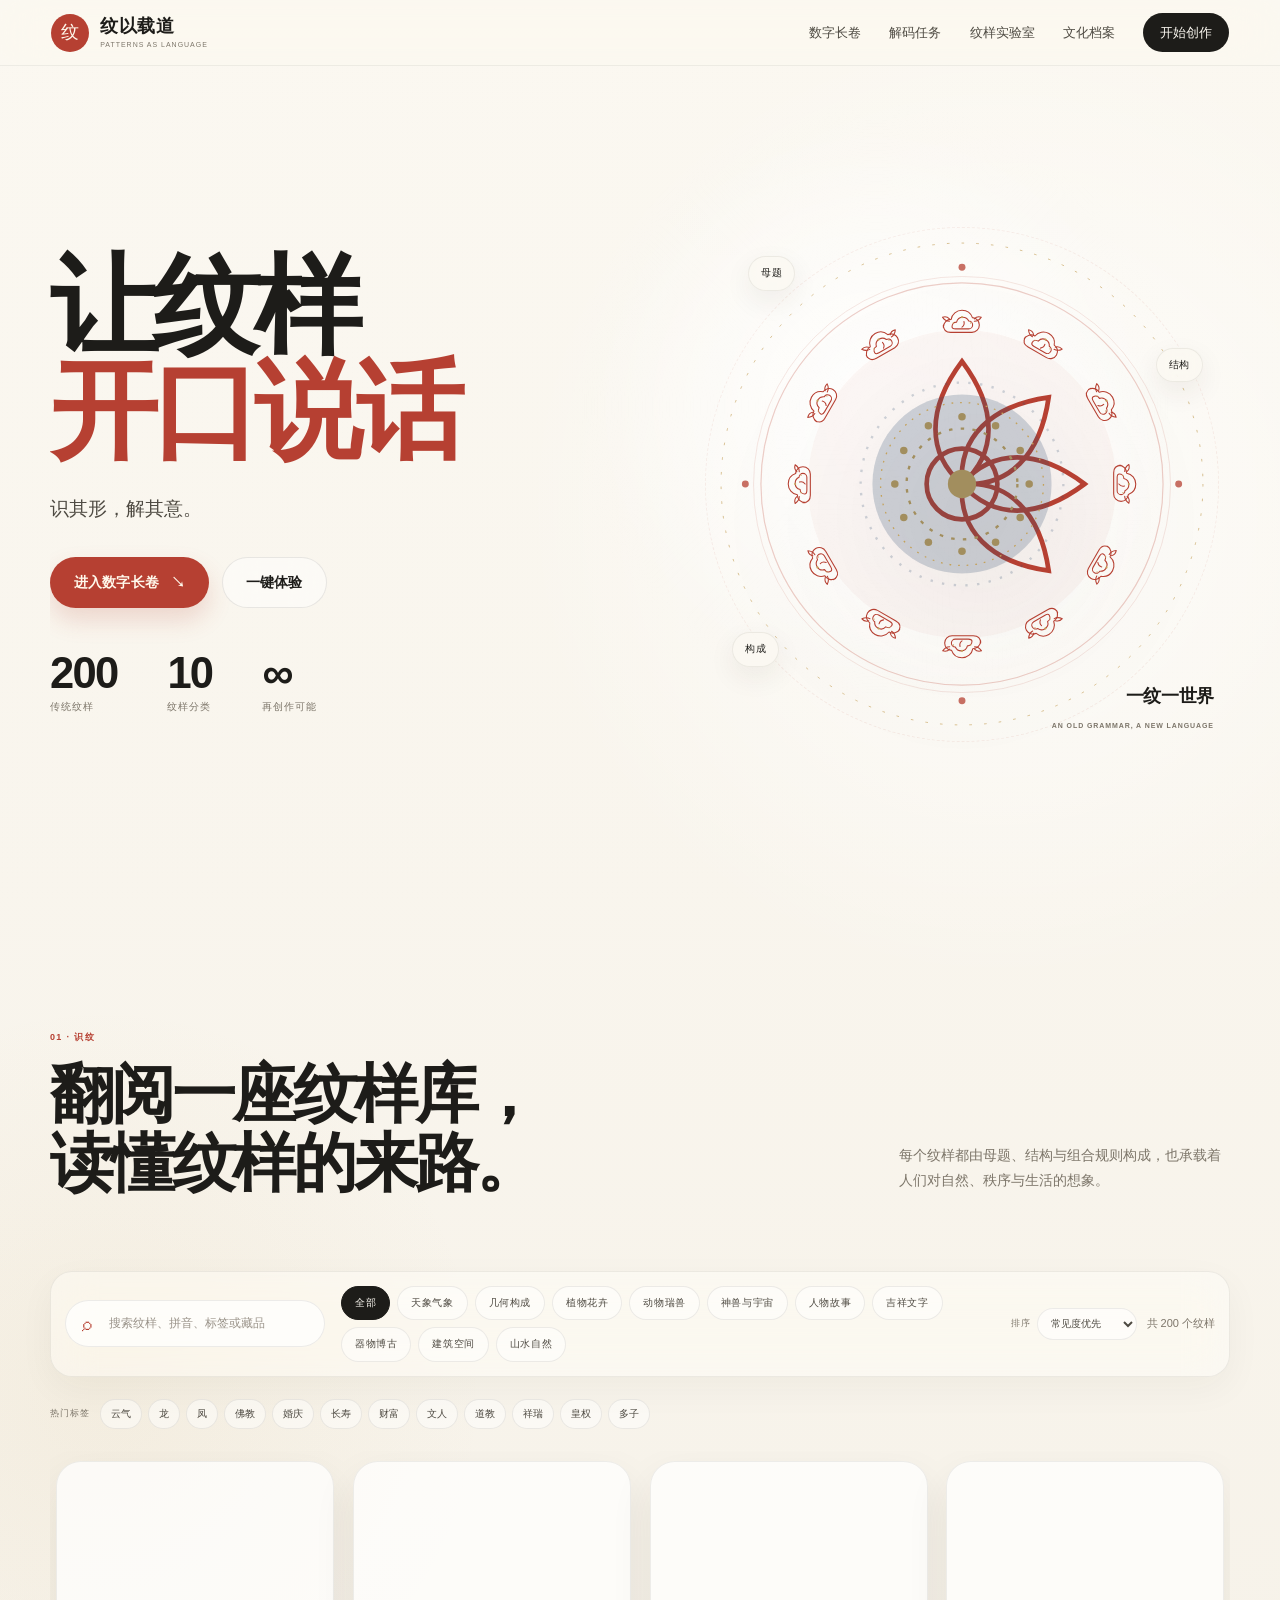
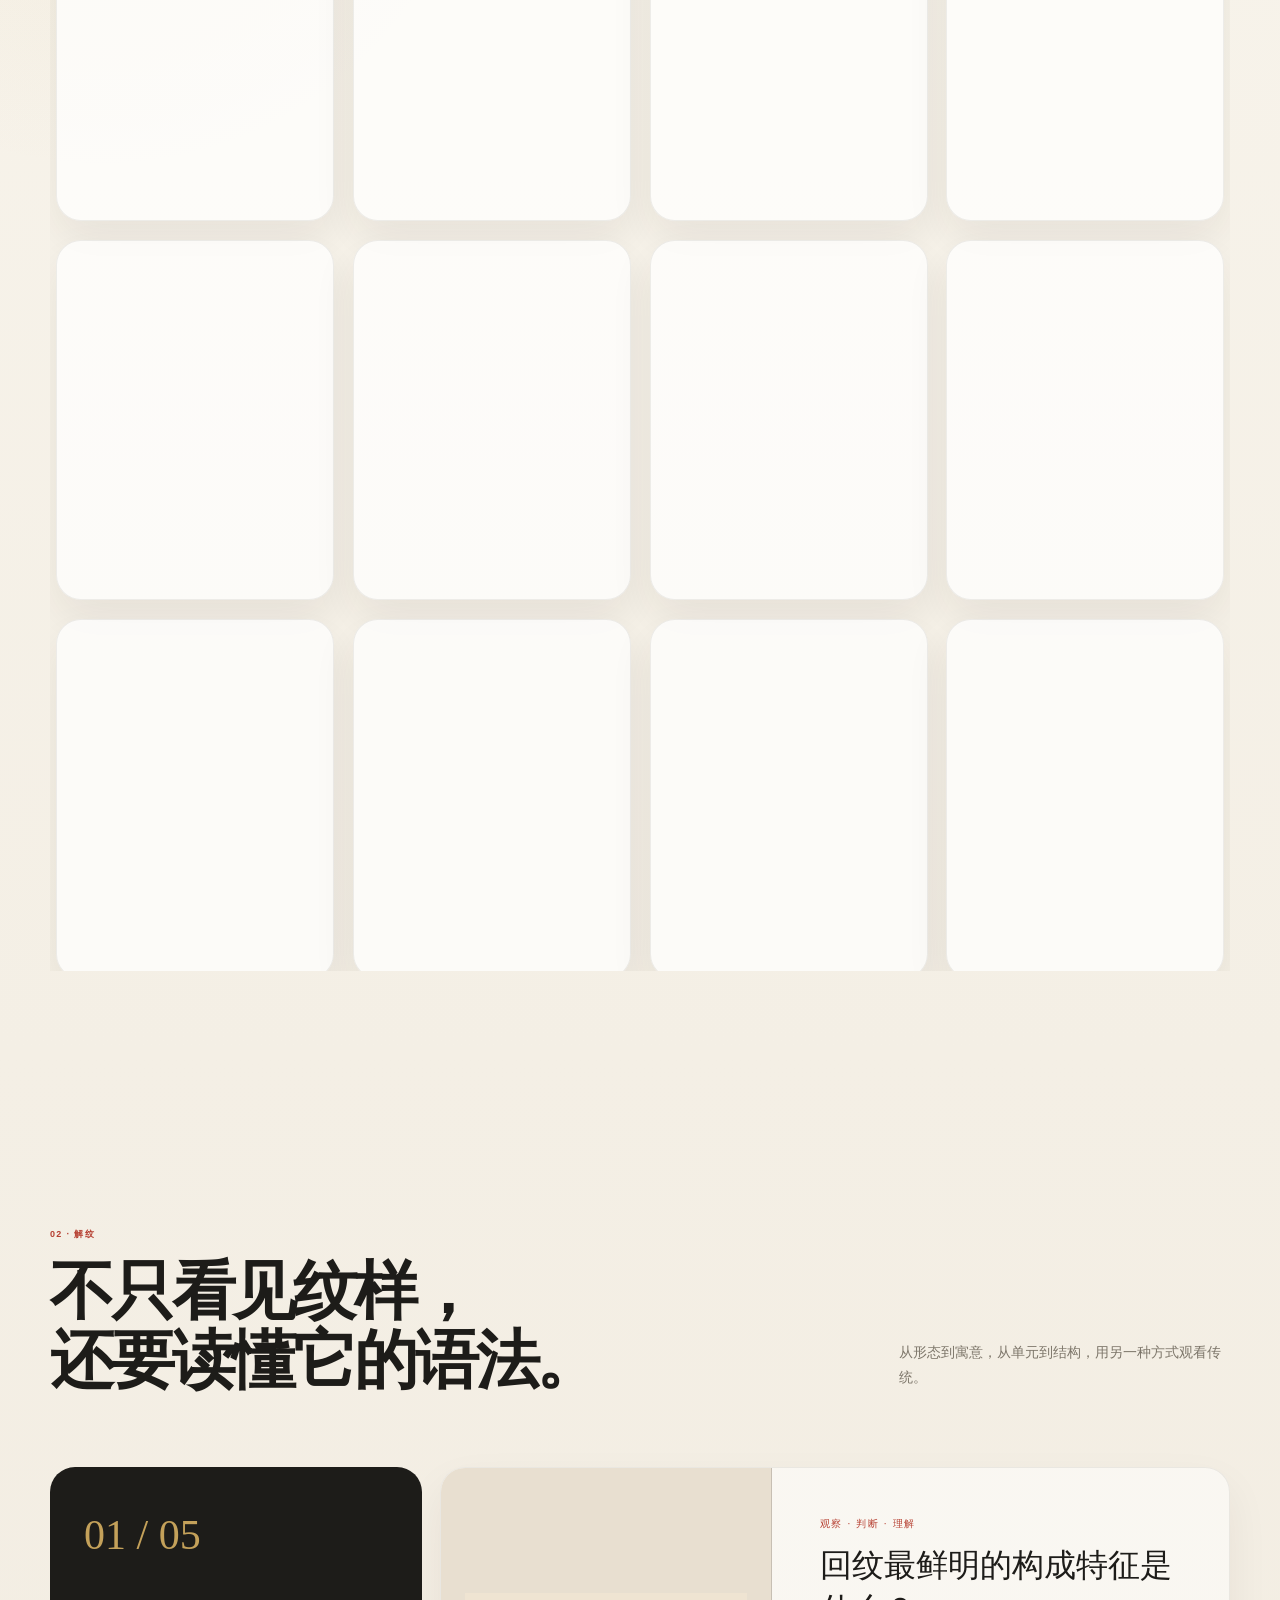
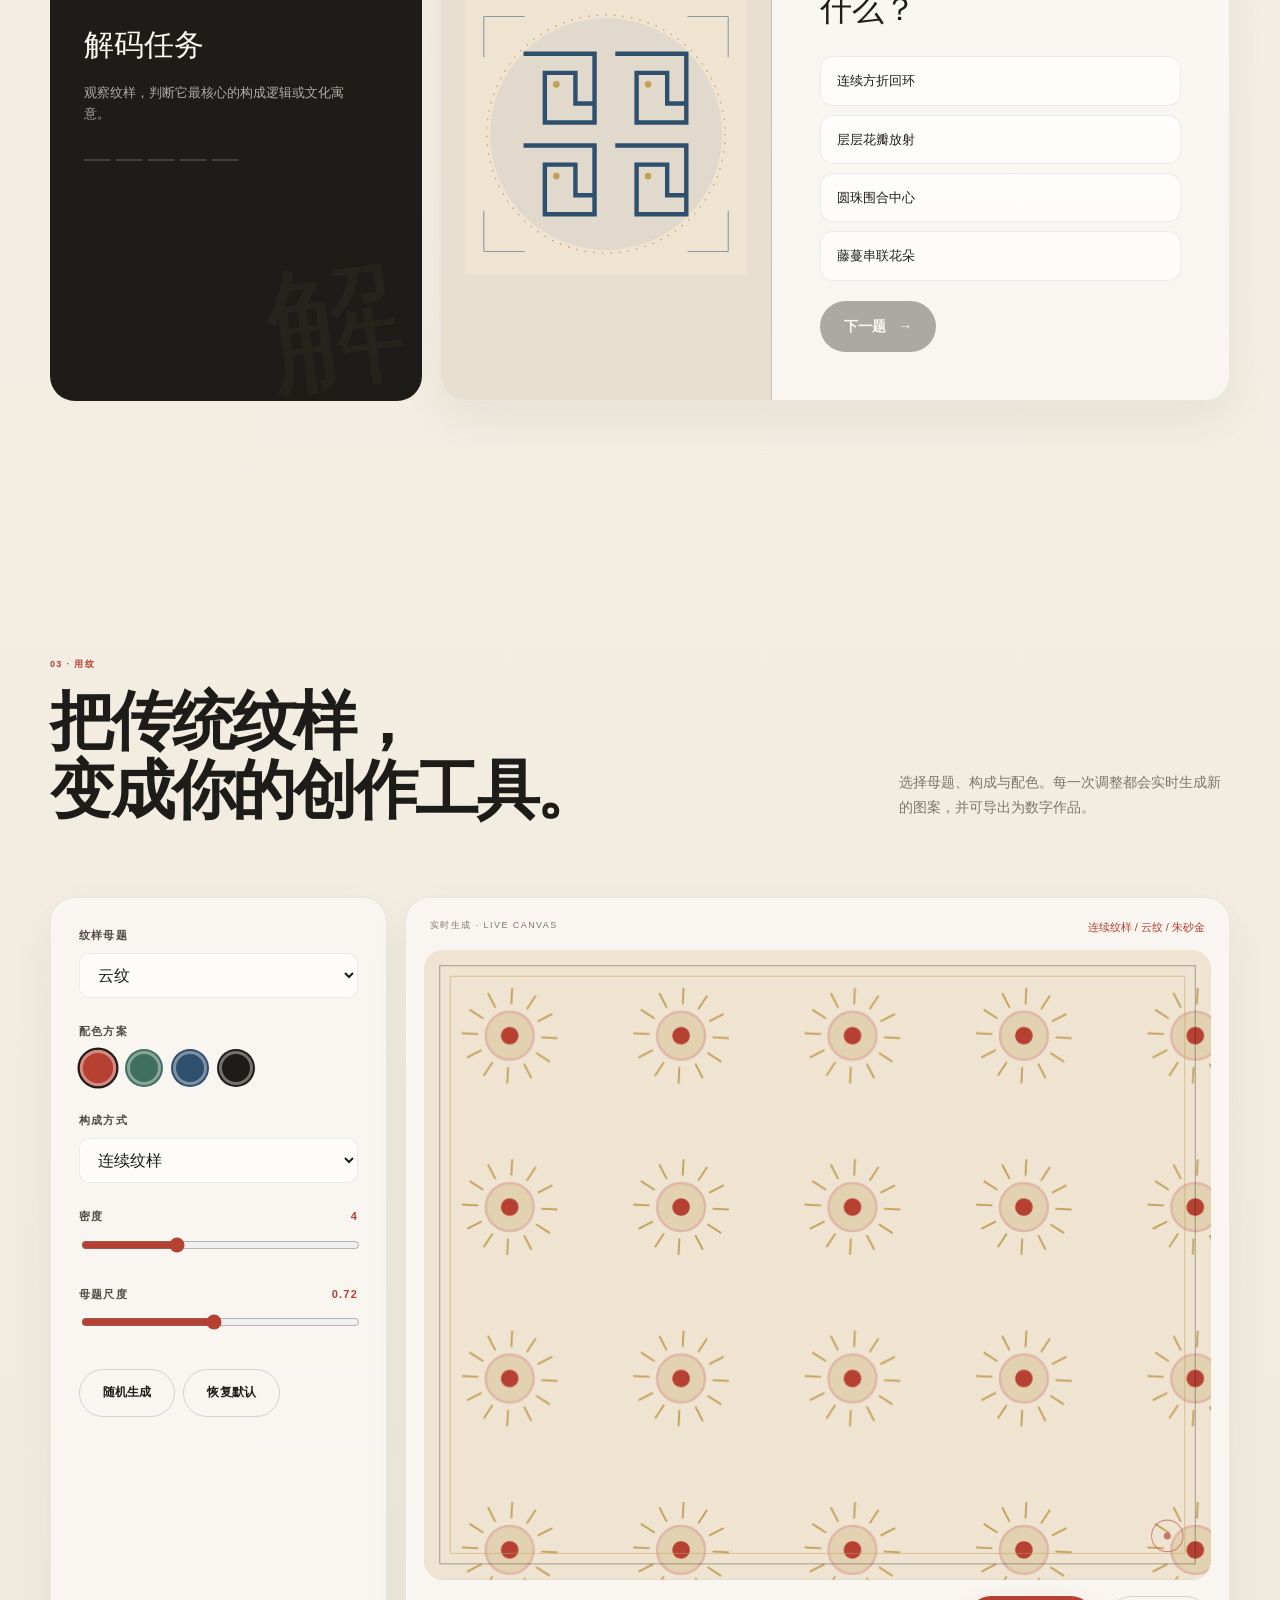
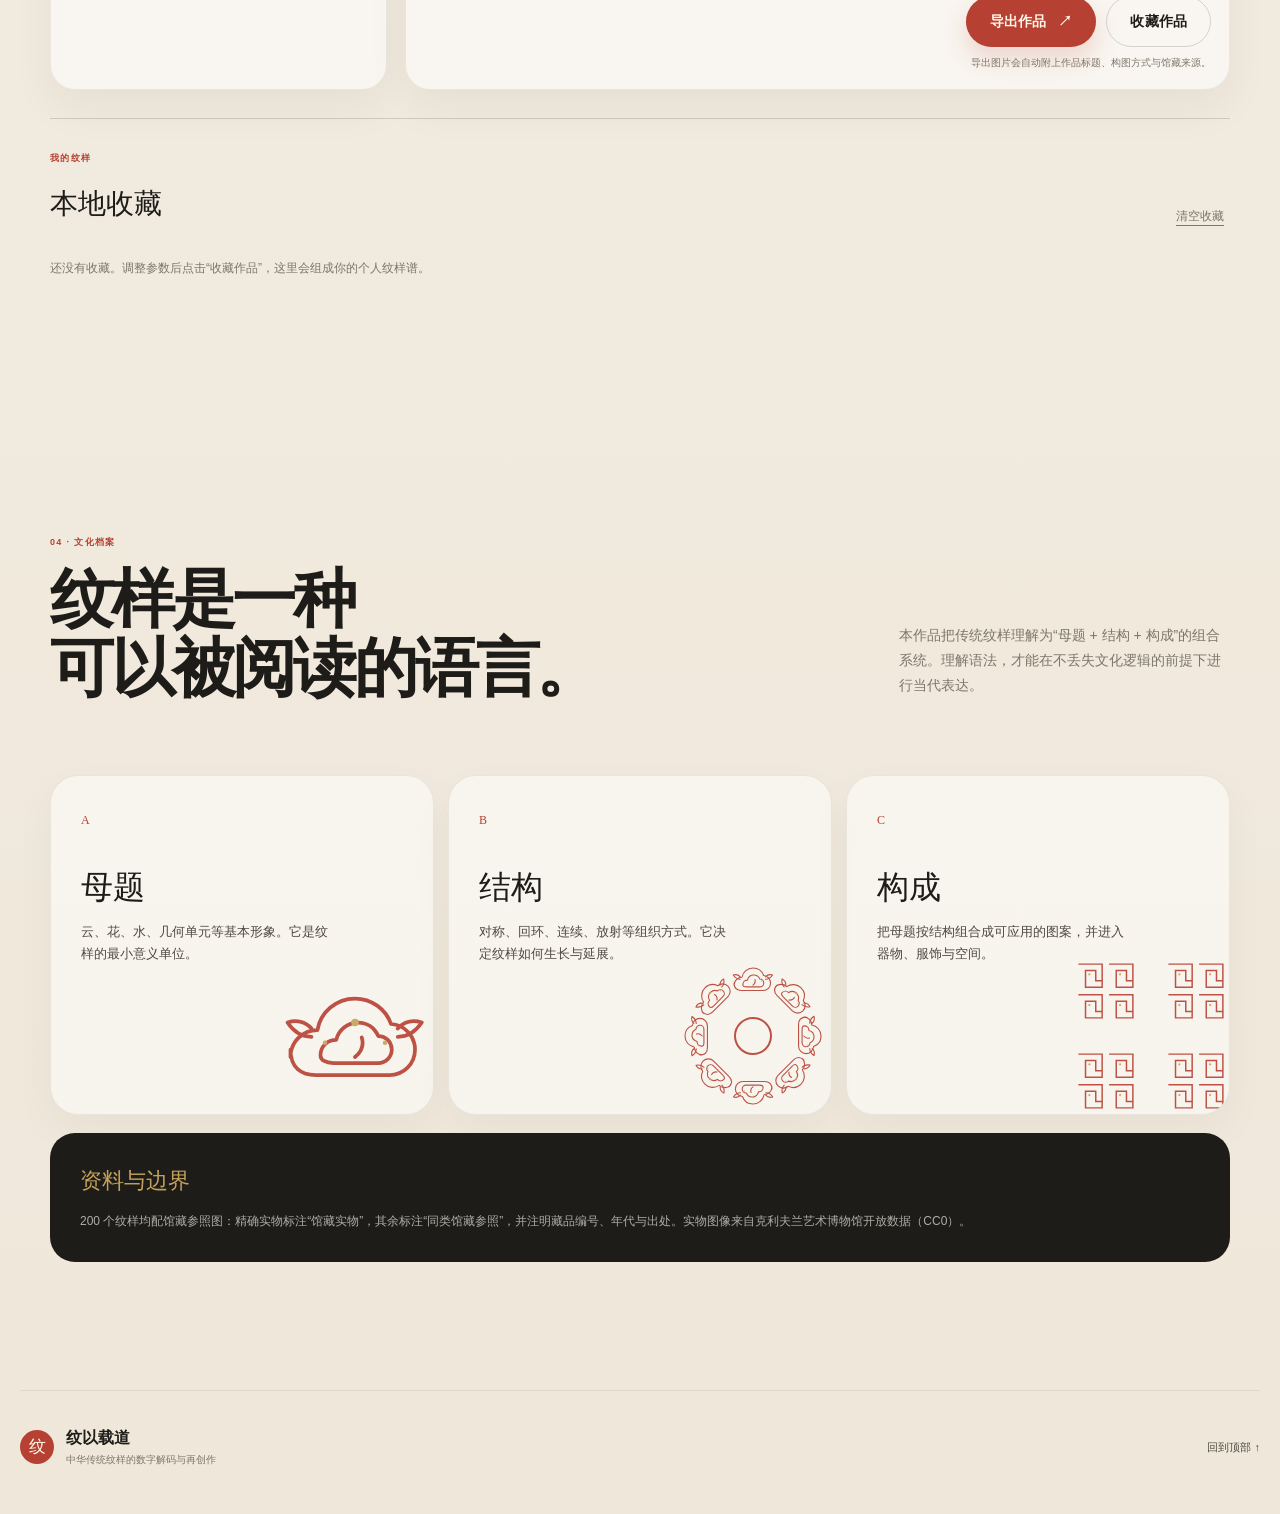
<file: index.html>
<!doctype html>
<html lang="zh-CN">
<head>
  <meta charset="utf-8">
  <meta name="viewport" content="width=device-width, initial-scale=1">
  <meta name="theme-color" content="#f4efe5">
  <meta name="description" content="纹以载道：中华传统纹样的数字解码与再创作。识纹、解纹、用纹的交互式 Web 应用。">
  <title>纹以载道 · 中华传统纹样的数字解码</title>
  <link rel="icon" href="assets/favicon.svg" type="image/svg+xml">
  <link rel="stylesheet" href="styles.css?v=0.6.0">
</head>
<body>
  <div class="paper-grain" aria-hidden="true"></div>

  <header class="site-header" id="top">
    <a class="brand" href="#home" aria-label="返回首页">
      <span class="brand-mark" aria-hidden="true">纹</span>
      <span class="brand-copy">
        <strong>纹以载道</strong>
        <small>PATTERNS AS LANGUAGE</small>
      </span>
    </a>

    <button class="menu-toggle" id="menuToggle" aria-expanded="false" aria-controls="siteNav">
      <span></span><span></span><span></span>
      <span class="sr-only">打开导航</span>
    </button>

    <nav class="site-nav" id="siteNav" aria-label="主导航">
      <a href="#scroll">数字长卷</a>
      <a href="#decode">解码任务</a>
      <a href="#lab">纹样实验室</a>
      <a href="#archive">文化档案</a>
      <a class="nav-cta" href="#lab">开始创作</a>
    </nav>
  </header>

  <main>
    <section class="hero section" id="home">
      <div class="hero-copy reveal">
        <h1>让纹样<br><em>开口说话</em></h1>
        <p class="hero-lead">识其形，解其意。</p>
        <div class="hero-actions">
          <a class="button button-primary" href="#scroll">进入数字长卷 <span aria-hidden="true">↘</span></a>
          <button class="button button-ghost" id="tourBtn" type="button">一键体验</button>
        </div>
        <dl class="hero-stats">
          <div><dt>200</dt><dd>传统纹样</dd></div>
          <div><dt>10</dt><dd>纹样分类</dd></div>
          <div><dt>∞</dt><dd>再创作可能</dd></div>
        </dl>
      </div>

      <div class="hero-visual reveal" aria-hidden="true">
        <div class="halo halo-one"></div>
        <div class="halo halo-two"></div>
        <div class="hero-art" id="heroArt"></div>
        <div class="floating-note note-one">母题</div>
        <div class="floating-note note-two">结构</div>
        <div class="floating-note note-three">构成</div>
        <div class="hero-caption">一纹一世界<br><span>AN OLD GRAMMAR, A NEW LANGUAGE</span></div>
      </div>
    </section>

    <section class="section scroll-section" id="scroll">
      <div class="section-heading reveal">
        <div>
          <div class="eyebrow">01 · 识纹</div>
          <h2>翻阅一座纹样库，<br>读懂纹样的来路。</h2>
        </div>
        <p>每个纹样都由母题、结构与组合规则构成，也承载着人们对自然、秩序与生活的想象。</p>
      </div>

      <div class="pattern-toolbar reveal">
        <label class="search-box" for="patternSearch">
          <span class="search-icon" aria-hidden="true">⌕</span>
          <input id="patternSearch" type="search" title="多个关键词用空格分隔，例如：龙 祥瑞" placeholder="搜索纹样、拼音、标签或藏品编号（空格分隔）" autocomplete="off">
          <button class="search-clear" id="clearSearch" type="button" aria-label="清空搜索" hidden>×</button>
        </label>
        <div class="filter-chips" id="categoryFilters" role="group" aria-label="按纹样类型筛选"></div>
        <div class="toolbar-meta">
          <label class="sort-box" for="sortSelect">
            <span>排序</span>
            <select id="sortSelect">
              <option value="common">常见度优先</option>
              <option value="exact">精确实物优先</option>
              <option value="name">按名称拼音</option>
              <option value="category">按分类</option>
            </select>
          </label>
          <span class="search-result" id="searchResult">共 200 个纹样</span>
        </div>
      </div>

      <div class="tag-suggestions reveal" id="tagSuggestions" aria-label="热门标签"></div>

      <div class="carousel-top reveal">
        <div class="carousel-hint"><span class="line"></span>左右滑动，展开长卷</div>
        <div class="carousel-controls">
          <button class="circle-button" id="prevPattern" type="button" aria-label="上一组纹样">←</button>
          <button class="circle-button" id="nextPattern" type="button" aria-label="下一组纹样">→</button>
        </div>
      </div>

      <div class="pattern-track reveal" id="patternTrack" tabindex="0" aria-label="纹样库"></div>
      <div class="pattern-empty" id="patternEmpty" hidden>
        <strong>没有找到匹配的纹样</strong>
        <span>试试这些相近标签：</span>
        <div class="empty-tags" id="emptyTags"></div>
      </div>
      <div class="scroll-progress" aria-hidden="true"><span id="scrollProgress"></span></div>
    </section>

    <section class="section decode-section" id="decode">
      <div class="section-heading reveal">
        <div>
          <div class="eyebrow">02 · 解纹</div>
          <h2>不只看见纹样，<br>还要读懂它的语法。</h2>
        </div>
        <p>从形态到寓意，从单元到结构，用另一种方式观看传统。</p>
      </div>

      <div class="decode-shell reveal">
        <div class="decode-aside">
          <div class="decode-index" id="quizStep">01 / 05</div>
          <h3>解码任务</h3>
          <p>观察纹样，判断它最核心的构成逻辑或文化寓意。</p>
          <div class="quiz-progress" id="quizProgress" aria-hidden="true"></div>
          <div class="decode-seal" aria-hidden="true">解</div>
        </div>

        <div class="decode-card">
          <div class="quiz-pattern" id="quizPattern" aria-hidden="true"></div>
          <div class="quiz-body">
            <p class="quiz-kicker">观察 · 判断 · 理解</p>
            <h3 id="quizPrompt">正在载入题目…</h3>
            <div class="quiz-options" id="quizOptions" role="group" aria-labelledby="quizPrompt"></div>
            <div class="quiz-feedback" id="quizFeedback" hidden></div>
            <button class="button button-dark" id="quizNext" type="button" disabled>下一题 <span aria-hidden="true">→</span></button>
          </div>
        </div>
      </div>
    </section>

    <section class="section lab-section" id="lab">
      <div class="section-heading reveal">
        <div>
          <div class="eyebrow">03 · 用纹</div>
          <h2>把传统纹样，<br>变成你的创作工具。</h2>
        </div>
        <p>选择母题、构成与配色。每一次调整都会实时生成新的图案，并可导出为数字作品。</p>
      </div>

      <div class="lab-layout reveal">
        <aside class="lab-controls" aria-label="纹样实验室控制面板">
          <div class="control-block">
            <label for="motifSelect">纹样母题</label>
            <select id="motifSelect"></select>
          </div>

          <div class="control-block">
            <span class="control-label">配色方案</span>
            <div class="palette-list" id="paletteList" role="group" aria-label="选择配色"></div>
          </div>

          <div class="control-block">
            <label for="transformSelect">构成方式</label>
            <select id="transformSelect">
              <option value="continuous">连续纹样</option>
              <option value="radial">中心放射</option>
              <option value="mirror">镜像对称</option>
              <option value="scatter">自由散点</option>
            </select>
          </div>

          <div class="control-block">
            <label for="densityRange">密度 <output id="densityValue">4</output></label>
            <input id="densityRange" type="range" min="2" max="8" value="4" step="1">
          </div>

          <div class="control-block">
            <label for="scaleRange">母题尺度 <output id="scaleValue">0.72</output></label>
            <input id="scaleRange" type="range" min="0.42" max="1.05" value="0.72" step="0.01">
          </div>

          <div class="control-actions">
            <button class="button button-small button-ghost-dark" id="randomizeBtn" type="button">随机生成</button>
            <button class="button button-small button-ghost-dark" id="resetBtn" type="button">恢复默认</button>
          </div>
        </aside>

        <div class="lab-stage">
          <div class="stage-top">
            <span class="stage-label">实时生成 · LIVE CANVAS</span>
            <span class="stage-status" id="stageStatus">连续纹样 / 云纹</span>
          </div>
          <div class="lab-preview" id="labPreview" aria-live="polite"></div>
          <div class="lab-actions">
            <button class="button button-primary" id="downloadBtn" type="button">导出作品 <span aria-hidden="true">↗</span></button>
            <button class="button button-ghost-dark" id="saveBtn" type="button">收藏作品</button>
          </div>
          <p class="export-note">导出图片会自动附上作品标题、构图方式与馆藏来源。</p>
        </div>
      </div>

      <div class="gallery-wrap reveal">
        <div class="gallery-head">
          <div>
            <div class="eyebrow">我的纹样</div>
            <h3>本地收藏</h3>
          </div>
          <button class="text-button" id="clearGalleryBtn" type="button">清空收藏</button>
        </div>
        <div class="gallery" id="gallery" aria-live="polite"></div>
        <p class="gallery-empty" id="galleryEmpty">还没有收藏。调整参数后点击“收藏作品”，这里会组成你的个人纹样谱。</p>
      </div>
    </section>

    <section class="section archive-section" id="archive">
      <div class="section-heading reveal">
        <div>
          <div class="eyebrow">04 · 文化档案</div>
          <h2>纹样是一种<br>可以被阅读的语言。</h2>
        </div>
        <p>本作品把传统纹样理解为“母题 + 结构 + 构成”的组合系统。理解语法，才能在不丢失文化逻辑的前提下进行当代表达。</p>
      </div>

      <div class="grammar-grid reveal">
        <article class="grammar-card">
          <span class="grammar-num">A</span>
          <h3>母题</h3>
          <p>云、花、水、几何单元等基本形象。它是纹样的最小意义单位。</p>
          <div class="mini-diagram" id="diagramMotif" aria-hidden="true"></div>
        </article>
        <article class="grammar-card">
          <span class="grammar-num">B</span>
          <h3>结构</h3>
          <p>对称、回环、连续、放射等组织方式。它决定纹样如何生长与延展。</p>
          <div class="mini-diagram" id="diagramStructure" aria-hidden="true"></div>
        </article>
        <article class="grammar-card">
          <span class="grammar-num">C</span>
          <h3>构成</h3>
          <p>把母题按结构组合成可应用的图案，并进入器物、服饰与空间。</p>
          <div class="mini-diagram" id="diagramComposition" aria-hidden="true"></div>
        </article>
      </div>

      <div class="archive-note single reveal">
        <div>
          <h3>资料与边界</h3>
          <p>200 个纹样均配馆藏参照图：精确实物标注“馆藏实物”，其余标注“同类馆藏参照”，并注明藏品编号、年代与出处。实物图像来自克利夫兰艺术博物馆开放数据（CC0）。</p>
        </div>
      </div>
    </section>
  </main>

  <footer class="site-footer">
    <div class="footer-brand">
      <span class="brand-mark small" aria-hidden="true">纹</span>
      <div><strong>纹以载道</strong><span>中华传统纹样的数字解码与再创作</span></div>
    </div>
    <a href="#home">回到顶部 ↑</a>
  </footer>

  <dialog class="pattern-dialog" id="patternDialog">
    <div class="dialog-shell">
      <button class="dialog-close" id="dialogClose" type="button" aria-label="关闭">×</button>
      <div class="dialog-art" id="dialogArt" aria-hidden="true"></div>
      <div class="dialog-copy">
        <div class="eyebrow" id="dialogCategory">纹样档案</div>
        <h2 id="dialogTitle"></h2>
        <p class="dialog-meaning" id="dialogMeaning"></p>
        <div class="dialog-meta" id="dialogMeta"></div>
        <p id="dialogDescription"></p>
        <div class="dialog-structure">
          <h3>纹样语法</h3>
          <p id="dialogStructure"></p>
        </div>
        <div class="dialog-artifact" id="dialogArtifact">
          <div class="dialog-artifact-image">
            <img id="dialogArtifactImage" alt="馆藏实物照片" loading="lazy" decoding="async">
          </div>
          <div class="dialog-artifact-copy">
            <span class="artifact-kicker">馆藏实物对照</span>
            <strong id="dialogArtifactTitle"></strong>
            <span id="dialogArtifactDetails"></span>
            <a id="dialogArtifactLink" href="#" target="_blank" rel="noopener">查看馆藏记录 ↗</a>
          </div>
        </div>
        <button class="button button-primary" id="dialogUse" type="button">在实验室中使用 <span aria-hidden="true">→</span></button>
      </div>
    </div>
  </dialog>

  <dialog class="export-dialog" id="exportDialog" aria-labelledby="exportDialogTitle">
    <div class="export-shell">
      <div class="export-head">
        <div>
          <div class="eyebrow">EXPORT · 导出作品</div>
          <h2 id="exportDialogTitle">选择导出设置</h2>
        </div>
        <button class="dialog-close export-close" id="exportClose" type="button" aria-label="关闭导出设置">×</button>
      </div>
      <p class="export-current" id="exportPatternName"></p>
      <div class="export-options">
        <label>
          <span>文件格式</span>
          <select id="exportFormat">
            <option value="png">PNG 图片</option>
            <option value="svg">SVG 矢量</option>
          </select>
        </label>
        <label>
          <span>画布尺寸</span>
          <select id="exportSize">
            <option value="4x3">横版 4:3 · 1800 × 1440</option>
            <option value="3x4">竖版 3:4 · 1080 × 1440</option>
            <option value="1x1">方形 1:1 · 1440 × 1440</option>
            <option value="16x9">宽屏 16:9 · 1920 × 1080</option>
          </select>
        </label>
      </div>
      <div class="export-checks">
        <label><input id="exportCaption" type="checkbox" checked> 标题与馆藏来源</label>
        <label><input id="exportQr" type="checkbox" checked> GitHub Pages 二维码</label>
      </div>
      <div class="export-preview" id="exportPreview" aria-label="导出效果预览"></div>
      <p class="export-hint">PNG 为高分辨率图片；SVG 可继续编辑和印刷。取消“标题与馆藏来源”后会得到纯图案版本。</p>
      <div class="export-actions">
        <button class="button button-ghost-dark" id="cancelExport" type="button">取消</button>
        <button class="button button-primary" id="confirmExport" type="button">下载文件 <span aria-hidden="true">↓</span></button>
      </div>
    </div>
  </dialog>

  <div class="toast" id="toast" role="status" aria-live="polite"></div>

  <script src="data.js?v=0.6.0"></script>
  <script src="app.js?v=0.6.0"></script>
</body>
</html>
</file>
<file: styles.css>
:root {
  --paper: #f4efe5;
  --paper-deep: #e9e0d0;
  --paper-light: #fbf8f1;
  --ink: #1d1c19;
  --ink-soft: #4e4a42;
  --muted: #7d766a;
  --line: rgba(29, 28, 25, 0.16);
  --cinnabar: #b64032;
  --cinnabar-dark: #8f2e24;
  --gold: #c4a15a;
  --jade: #3f6f5f;
  --shadow: 0 24px 70px rgba(55, 42, 25, 0.12);
  --radius-lg: 28px;
  --radius-md: 18px;
  --serif: "Noto Serif SC", "Songti SC", "STSong", "SimSun", serif;
  --sans: "Noto Sans SC", "Microsoft YaHei", "PingFang SC", sans-serif;
}

* { box-sizing: border-box; }

html {
  scroll-behavior: smooth;
  scroll-padding-top: 90px;
}

body {
  margin: 0;
  color: var(--ink);
  background:
    radial-gradient(circle at 12% 8%, rgba(196, 161, 90, 0.13), transparent 25rem),
    radial-gradient(circle at 88% 28%, rgba(182, 64, 50, 0.07), transparent 22rem),
    linear-gradient(180deg, #f7f2e9 0%, var(--paper) 42%, #efe7da 100%);
  font-family: var(--sans);
  line-height: 1.65;
  overflow-x: hidden;
}

body::before {
  content: "";
  position: fixed;
  inset: 0;
  pointer-events: none;
  opacity: 0.18;
  z-index: -1;
  background-image:
    radial-gradient(rgba(29, 28, 25, 0.22) 0.55px, transparent 0.55px);
  background-size: 5px 5px;
  mix-blend-mode: multiply;
}

a { color: inherit; text-decoration: none; }
button, input, select { font: inherit; }
button { color: inherit; }
img, svg { display: block; max-width: 100%; }

.sr-only {
  position: absolute;
  width: 1px;
  height: 1px;
  padding: 0;
  margin: -1px;
  overflow: hidden;
  clip: rect(0, 0, 0, 0);
  white-space: nowrap;
  border: 0;
}

.paper-grain {
  position: fixed;
  inset: 0;
  pointer-events: none;
  z-index: 100;
  opacity: 0.035;
  background-image: url("data:image/svg+xml,%3Csvg viewBox='0 0 160 160' xmlns='http://www.w3.org/2000/svg'%3E%3Cfilter id='n'%3E%3CfeTurbulence type='fractalNoise' baseFrequency='.85' numOctaves='4' stitchTiles='stitch'/%3E%3C/filter%3E%3Crect width='100%25' height='100%25' filter='url(%23n)' opacity='.55'/%3E%3C/svg%3E");
}

.site-header {
  position: sticky;
  top: 0;
  z-index: 50;
  display: flex;
  align-items: center;
  justify-content: space-between;
  gap: 24px;
  padding: 16px clamp(20px, 4vw, 64px);
  background: rgba(244, 239, 229, 0.82);
  backdrop-filter: blur(18px);
  border-bottom: 1px solid rgba(29, 28, 25, 0.08);
}

.brand {
  display: inline-flex;
  align-items: center;
  gap: 12px;
  flex-shrink: 0;
}

.brand-mark {
  width: 42px;
  height: 42px;
  display: grid;
  place-items: center;
  border-radius: 50%;
  background: var(--cinnabar);
  color: #fff8eb;
  font-family: var(--serif);
  font-size: 21px;
  box-shadow: inset 0 0 0 3px rgba(255, 248, 235, 0.18);
}

.brand-mark.small { width: 34px; height: 34px; font-size: 17px; }
.brand-copy { display: grid; line-height: 1.05; }
.brand-copy strong { font-family: var(--serif); font-size: 18px; letter-spacing: 0.12em; }
.brand-copy small { margin-top: 6px; font-size: 8px; letter-spacing: 0.18em; color: var(--muted); }

.site-nav {
  display: flex;
  align-items: center;
  gap: clamp(16px, 2.1vw, 34px);
  font-size: 14px;
}

.site-nav a { position: relative; color: var(--ink-soft); }
.site-nav a::after {
  content: "";
  position: absolute;
  left: 0;
  right: 100%;
  bottom: -7px;
  height: 1px;
  background: var(--cinnabar);
  transition: right 220ms ease;
}
.site-nav a:hover::after { right: 0; }
.site-nav .nav-cta {
  padding: 9px 18px;
  border: 1px solid var(--ink);
  border-radius: 999px;
  color: var(--ink);
  transition: background 180ms ease, color 180ms ease;
}
.site-nav .nav-cta::after { display: none; }
.site-nav .nav-cta:hover { background: var(--ink); color: var(--paper-light); }

.menu-toggle {
  display: none;
  width: 42px;
  height: 42px;
  border: 1px solid var(--line);
  border-radius: 50%;
  background: transparent;
  padding: 10px;
}
.menu-toggle span:not(.sr-only) {
  display: block;
  height: 1px;
  margin: 5px 0;
  background: var(--ink);
}

.section {
  width: min(1240px, calc(100% - 40px));
  margin: 0 auto;
  padding: clamp(72px, 9vw, 128px) 0;
}

.eyebrow {
  display: flex;
  align-items: center;
  gap: 10px;
  margin-bottom: 18px;
  font-size: 11px;
  font-weight: 700;
  letter-spacing: 0.18em;
  text-transform: uppercase;
  color: var(--cinnabar);
}
.eyebrow-dot {
  width: 7px;
  height: 7px;
  border-radius: 50%;
  background: var(--cinnabar);
  box-shadow: 0 0 0 5px rgba(182, 64, 50, 0.1);
}

.hero {
  min-height: calc(100vh - 74px);
  display: grid;
  grid-template-columns: minmax(0, 1.04fr) minmax(360px, 0.96fr);
  align-items: center;
  gap: clamp(28px, 5vw, 84px);
  padding-top: clamp(56px, 8vh, 100px);
  padding-bottom: clamp(60px, 9vh, 110px);
}

.hero h1 {
  margin: 0;
  font-family: var(--serif);
  font-weight: 600;
  font-size: clamp(64px, 8.6vw, 132px);
  line-height: 0.96;
  letter-spacing: -0.06em;
}
.hero h1 em {
  color: var(--cinnabar);
  font-style: normal;
  position: relative;
}
.hero h1 em::after {
  content: "";
  position: absolute;
  left: 3%;
  right: 0;
  bottom: 7%;
  height: 12%;
  background: rgba(196, 161, 90, 0.22);
  z-index: -1;
  transform: rotate(-1.4deg);
}

.hero-lead {
  max-width: 560px;
  margin: 32px 0 0;
  font-size: clamp(16px, 1.55vw, 20px);
  line-height: 1.9;
  color: var(--ink-soft);
}

.hero-actions {
  display: flex;
  flex-wrap: wrap;
  gap: 12px;
  margin-top: 34px;
}

.button {
  display: inline-flex;
  align-items: center;
  justify-content: center;
  gap: 12px;
  min-height: 50px;
  padding: 13px 24px;
  border: 1px solid transparent;
  border-radius: 999px;
  cursor: pointer;
  font-weight: 700;
  font-size: 14px;
  letter-spacing: 0.04em;
  transition: transform 180ms ease, box-shadow 180ms ease, background 180ms ease, color 180ms ease;
}
.button:hover { transform: translateY(-2px); }
.button-primary {
  background: var(--cinnabar);
  color: #fff8eb;
  box-shadow: 0 16px 32px rgba(182, 64, 50, 0.24);
}
.button-primary:hover { background: var(--cinnabar-dark); box-shadow: 0 18px 38px rgba(182, 64, 50, 0.3); }
.button-ghost {
  background: transparent;
  border-color: var(--line);
  color: var(--ink);
}
.button-ghost:hover { background: rgba(255, 255, 255, 0.5); }
.button-dark { background: var(--ink); color: var(--paper-light); }
.button-dark:disabled { opacity: 0.35; cursor: not-allowed; transform: none; }
.button-ghost-dark { background: transparent; border-color: var(--line); }
.button-small { min-height: 42px; padding: 10px 16px; font-size: 12px; }

.hero-stats {
  display: flex;
  gap: clamp(20px, 4vw, 48px);
  margin: 46px 0 0;
}
.hero-stats div { display: grid; gap: 3px; }
.hero-stats dt {
  font-family: var(--serif);
  font-size: clamp(30px, 3.8vw, 48px);
  line-height: 1;
}
.hero-stats dd { margin: 0; font-size: 11px; letter-spacing: 0.12em; color: var(--muted); }

.hero-visual {
  position: relative;
  min-height: 560px;
  display: grid;
  place-items: center;
}
.hero-art {
  position: relative;
  width: min(100%, 520px);
  aspect-ratio: 1;
  display: grid;
  place-items: center;
  animation: slow-turn 80s linear infinite;
  filter: drop-shadow(0 22px 34px rgba(66, 43, 25, 0.12));
}
.hero-art svg { width: 100%; height: 100%; overflow: visible; }
.halo {
  position: absolute;
  border: 1px solid rgba(182, 64, 50, 0.16);
  border-radius: 50%;
}
.halo-one { width: 78%; aspect-ratio: 1; }
.halo-two { width: 96%; aspect-ratio: 1; border-style: dashed; opacity: 0.65; animation: slow-turn 70s linear infinite reverse; }
.floating-note {
  position: absolute;
  z-index: 2;
  padding: 8px 12px;
  border: 1px solid rgba(29, 28, 25, 0.12);
  border-radius: 999px;
  background: rgba(251, 248, 241, 0.7);
  backdrop-filter: blur(8px);
  font-family: var(--serif);
  font-size: 12px;
  letter-spacing: 0.12em;
  box-shadow: 0 8px 24px rgba(40, 32, 24, 0.06);
}
.note-one { top: 10%; left: 10%; }
.note-two { top: 26%; right: 5%; }
.note-three { bottom: 18%; left: 7%; }
.hero-caption {
  position: absolute;
  right: 3%;
  bottom: 6%;
  font-family: var(--serif);
  font-size: 18px;
  line-height: 1.45;
  text-align: right;
}
.hero-caption span { font-family: var(--sans); font-size: 8px; letter-spacing: 0.18em; color: var(--muted); }

.section-heading {
  display: grid;
  grid-template-columns: minmax(0, 1.4fr) minmax(240px, 0.6fr);
  align-items: end;
  gap: clamp(28px, 6vw, 90px);
  margin-bottom: clamp(40px, 6vw, 70px);
}
.section-heading h2 {
  margin: 0;
  font-family: var(--serif);
  font-size: clamp(36px, 5vw, 68px);
  font-weight: 500;
  line-height: 1.16;
  letter-spacing: -0.04em;
}
.section-heading > p {
  margin: 0 0 5px;
  max-width: 440px;
  font-size: 15px;
  line-height: 1.9;
  color: var(--ink-soft);
}

.carousel-top {
  display: flex;
  align-items: center;
  justify-content: space-between;
  gap: 20px;
  margin-bottom: 16px;
}
.carousel-hint {
  display: flex;
  align-items: center;
  gap: 12px;
  font-size: 11px;
  letter-spacing: 0.12em;
  color: var(--muted);
}
.carousel-hint .line { width: 42px; height: 1px; background: var(--line); }
.carousel-controls { display: flex; gap: 8px; }
.circle-button {
  width: 44px;
  height: 44px;
  border: 1px solid var(--line);
  border-radius: 50%;
  background: rgba(251, 248, 241, 0.45);
  cursor: pointer;
  transition: background 180ms ease, color 180ms ease;
}
.circle-button:hover { background: var(--ink); color: var(--paper-light); }

.pattern-track {
  display: grid;
  grid-auto-flow: column;
  grid-auto-columns: minmax(286px, 31%);
  gap: 18px;
  overflow-x: auto;
  overscroll-behavior-inline: contain;
  scroll-snap-type: inline mandatory;
  padding: 4px 4px 18px;
  scrollbar-width: none;
}
.pattern-track::-webkit-scrollbar { display: none; }
.pattern-card {
  position: relative;
  min-height: 470px;
  display: flex;
  flex-direction: column;
  justify-content: flex-end;
  overflow: hidden;
  scroll-snap-align: start;
  border: 1px solid rgba(29, 28, 25, 0.12);
  border-radius: var(--radius-lg);
  background: var(--paper-light);
  cursor: pointer;
  box-shadow: 0 14px 40px rgba(55, 42, 25, 0.06);
  transition: transform 220ms ease, box-shadow 220ms ease, border-color 220ms ease;
}
.pattern-card:hover { transform: translateY(-6px); box-shadow: var(--shadow); border-color: rgba(182, 64, 50, 0.3); }
.pattern-card-art {
  position: absolute;
  inset: 0;
  display: grid;
  place-items: center;
  padding: 18px;
}
.pattern-card-art::after {
  content: "";
  position: absolute;
  inset: 0;
  background: linear-gradient(180deg, transparent 35%, rgba(29, 28, 25, 0.82) 100%);
}
.pattern-card-art svg { width: 100%; height: 100%; }
.pattern-card-copy {
  position: relative;
  z-index: 2;
  padding: 26px;
  color: var(--paper-light);
}
.pattern-card-copy .card-index {
  font-size: 10px;
  letter-spacing: 0.16em;
  opacity: 0.7;
}
.pattern-card-copy h3 {
  margin: 7px 0 5px;
  font-family: var(--serif);
  font-size: 30px;
  font-weight: 500;
  letter-spacing: 0.02em;
}
.pattern-card-copy p { margin: 0; font-size: 12px; opacity: 0.76; }
.pattern-card-tags { display: flex; flex-wrap: wrap; gap: 7px; margin-top: 16px; }
.pattern-card-tags span {
  padding: 4px 9px;
  border: 1px solid rgba(255, 255, 255, 0.28);
  border-radius: 999px;
  font-size: 9px;
  letter-spacing: 0.08em;
}
.scroll-progress {
  height: 2px;
  margin-top: 26px;
  background: rgba(29, 28, 25, 0.08);
  overflow: hidden;
}
.scroll-progress span { display: block; width: 0; height: 100%; background: var(--cinnabar); transition: width 120ms linear; }

.decode-shell {
  display: grid;
  grid-template-columns: minmax(220px, 0.32fr) minmax(0, 0.68fr);
  gap: 18px;
  align-items: stretch;
}
.decode-aside {
  position: relative;
  overflow: hidden;
  padding: 34px;
  border-radius: var(--radius-lg);
  background: var(--ink);
  color: var(--paper-light);
}
.decode-index { font-family: var(--serif); font-size: 42px; color: var(--gold); }
.decode-aside h3 { margin: 50px 0 12px; font-family: var(--serif); font-size: 30px; font-weight: 500; }
.decode-aside p { margin: 0; max-width: 260px; font-size: 13px; color: rgba(251, 248, 241, 0.66); }
.decode-seal {
  position: absolute;
  right: 18px;
  bottom: 5px;
  font-family: var(--serif);
  font-size: 138px;
  line-height: 1;
  color: rgba(196, 161, 90, 0.08);
  transform: rotate(-8deg);
}
.quiz-progress { display: flex; gap: 6px; margin-top: 34px; }
.quiz-progress span { width: 26px; height: 2px; background: rgba(251, 248, 241, 0.16); }
.quiz-progress span.done { background: var(--gold); }
.decode-card {
  display: grid;
  grid-template-columns: minmax(240px, 0.42fr) minmax(0, 0.58fr);
  gap: 0;
  overflow: hidden;
  min-height: 460px;
  border: 1px solid var(--line);
  border-radius: var(--radius-lg);
  background: rgba(251, 248, 241, 0.62);
}
.quiz-pattern {
  display: grid;
  place-items: center;
  padding: 24px;
  background: #e8dfd0;
  border-right: 1px solid var(--line);
}
.quiz-pattern svg { width: 100%; height: auto; max-height: 380px; }
.quiz-body { display: flex; flex-direction: column; justify-content: center; padding: clamp(26px, 4vw, 48px); }
.quiz-kicker { margin: 0 0 10px; font-size: 10px; letter-spacing: 0.16em; color: var(--cinnabar); }
.quiz-body h3 { margin: 0 0 24px; font-family: var(--serif); font-size: clamp(23px, 2.5vw, 32px); font-weight: 500; line-height: 1.4; }
.quiz-options { display: grid; gap: 9px; }
.quiz-option {
  width: 100%;
  padding: 13px 16px;
  border: 1px solid var(--line);
  border-radius: 12px;
  background: rgba(255, 255, 255, 0.38);
  text-align: left;
  cursor: pointer;
  font-size: 13px;
  transition: background 160ms ease, border-color 160ms ease, transform 160ms ease;
}
.quiz-option:hover:not(:disabled) { transform: translateX(3px); border-color: rgba(182, 64, 50, 0.45); }
.quiz-option.correct { background: rgba(63, 111, 95, 0.13); border-color: var(--jade); }
.quiz-option.wrong { background: rgba(182, 64, 50, 0.11); border-color: var(--cinnabar); }
.quiz-option:disabled { cursor: default; }
.quiz-feedback { margin-top: 16px; padding: 14px 16px; border-left: 3px solid var(--gold); background: rgba(196, 161, 90, 0.1); font-size: 13px; }
.quiz-feedback strong { display: block; margin-bottom: 4px; }
.quiz-body .button { align-self: flex-start; margin-top: 20px; }

.lab-layout {
  display: grid;
  grid-template-columns: minmax(260px, 0.29fr) minmax(0, 0.71fr);
  gap: 18px;
}
.lab-controls {
  padding: 28px;
  border: 1px solid var(--line);
  border-radius: var(--radius-lg);
  background: rgba(251, 248, 241, 0.55);
}
.control-block { margin-bottom: 24px; }
.control-block label, .control-label {
  display: flex;
  align-items: center;
  justify-content: space-between;
  gap: 12px;
  margin-bottom: 9px;
  font-size: 11px;
  font-weight: 700;
  letter-spacing: 0.11em;
  color: var(--ink-soft);
}
.control-block output { color: var(--cinnabar); font-variant-numeric: tabular-nums; }
select, input[type="range"] { width: 100%; }
select {
  padding: 12px 14px;
  border: 1px solid var(--line);
  border-radius: 10px;
  background: rgba(255, 255, 255, 0.4);
  color: var(--ink);
}
input[type="range"] { accent-color: var(--cinnabar); }
.palette-list { display: flex; gap: 8px; flex-wrap: wrap; }
.palette-button {
  width: 38px;
  height: 38px;
  border: 2px solid transparent;
  border-radius: 50%;
  background: var(--swatch);
  cursor: pointer;
  box-shadow: inset 0 0 0 3px rgba(255, 255, 255, 0.38);
  transition: transform 160ms ease, border-color 160ms ease;
}
.palette-button:hover { transform: scale(1.08); }
.palette-button.active { border-color: var(--ink); transform: scale(1.08); }
.control-actions { display: flex; flex-wrap: wrap; gap: 8px; margin-top: 30px; }

.lab-stage {
  display: flex;
  flex-direction: column;
  min-width: 0;
  padding: 18px;
  border: 1px solid var(--line);
  border-radius: var(--radius-lg);
  background: rgba(251, 248, 241, 0.68);
}
.stage-top { display: flex; justify-content: space-between; gap: 14px; padding: 2px 6px 14px; }
.stage-label { font-size: 9px; letter-spacing: 0.16em; color: var(--muted); }
.stage-status { font-size: 11px; color: var(--cinnabar); }
.lab-preview {
  display: grid;
  place-items: center;
  min-height: 420px;
  aspect-ratio: 1.25 / 1;
  overflow: hidden;
  border-radius: 18px;
  background: #e8dfd0;
  transition: background 220ms ease;
}
.lab-preview svg { width: 100%; height: 100%; }
.lab-actions { display: flex; flex-wrap: wrap; gap: 10px; justify-content: flex-end; padding-top: 16px; }

.gallery-wrap { margin-top: 28px; padding-top: 32px; border-top: 1px solid var(--line); }
.gallery-head { display: flex; align-items: end; justify-content: space-between; gap: 20px; margin-bottom: 18px; }
.gallery-head h3 { margin: 0; font-family: var(--serif); font-size: 28px; font-weight: 500; }
.text-button { border: 0; background: transparent; color: var(--muted); cursor: pointer; font-size: 12px; text-decoration: underline; text-underline-offset: 5px; }
.gallery { display: grid; grid-template-columns: repeat(6, minmax(0, 1fr)); gap: 10px; }
.gallery-item {
  position: relative;
  aspect-ratio: 1;
  overflow: hidden;
  border: 1px solid var(--line);
  border-radius: 14px;
  background: var(--paper-light);
  cursor: pointer;
}
.gallery-item svg { width: 100%; height: 100%; }
.gallery-item button {
  position: absolute;
  top: 6px;
  right: 6px;
  width: 24px;
  height: 24px;
  border: 0;
  border-radius: 50%;
  background: rgba(29, 28, 25, 0.72);
  color: white;
  font-size: 14px;
  cursor: pointer;
  opacity: 0;
  transition: opacity 160ms ease;
}
.gallery-item:hover button { opacity: 1; }
.gallery-empty { margin: 14px 0 0; font-size: 12px; color: var(--muted); }

.grammar-grid { display: grid; grid-template-columns: repeat(3, 1fr); gap: 14px; }
.grammar-card {
  position: relative;
  min-height: 340px;
  padding: 30px;
  overflow: hidden;
  border: 1px solid var(--line);
  border-radius: var(--radius-lg);
  background: rgba(251, 248, 241, 0.5);
}
.grammar-num { font-family: var(--serif); font-size: 12px; color: var(--cinnabar); letter-spacing: 0.12em; }
.grammar-card h3 { margin: 28px 0 8px; font-family: var(--serif); font-size: 32px; font-weight: 500; }
.grammar-card p { margin: 0; max-width: 250px; font-size: 13px; color: var(--ink-soft); }
.mini-diagram { position: absolute; right: -12px; bottom: -12px; width: 180px; height: 180px; opacity: 0.9; }
.mini-diagram svg { width: 100%; height: 100%; }

.archive-note {
  display: grid;
  grid-template-columns: 1fr 1fr;
  gap: 30px;
  margin-top: 18px;
  padding: 30px;
  border-radius: var(--radius-lg);
  background: var(--ink);
  color: var(--paper-light);
}
.archive-note h3 { margin: 0 0 10px; font-family: var(--serif); font-size: 22px; font-weight: 500; color: var(--gold); }
.archive-note p { margin: 0; font-size: 12px; line-height: 1.9; color: rgba(251, 248, 241, 0.66); }

.site-footer {
  width: min(1240px, calc(100% - 40px));
  margin: 0 auto;
  display: flex;
  align-items: center;
  justify-content: space-between;
  gap: 24px;
  padding: 34px 0 46px;
  border-top: 1px solid var(--line);
  font-size: 11px;
  color: var(--muted);
}
.footer-brand { display: flex; align-items: center; gap: 12px; }
.footer-brand div { display: grid; }
.footer-brand strong { font-family: var(--serif); font-size: 16px; color: var(--ink); }
.footer-brand span { font-size: 10px; }
.site-footer a { color: var(--ink-soft); }

.pattern-dialog {
  width: min(900px, calc(100% - 28px));
  max-height: 90vh;
  padding: 0;
  border: 0;
  border-radius: 26px;
  background: var(--paper-light);
  color: var(--ink);
  box-shadow: 0 40px 120px rgba(25, 20, 14, 0.35);
}
.pattern-dialog::backdrop { background: rgba(20, 18, 15, 0.62); backdrop-filter: blur(8px); }
.dialog-shell {
  position: relative;
  display: grid;
  grid-template-columns: 0.46fr 0.54fr;
  min-height: 540px;
}
.dialog-art { display: grid; place-items: center; padding: 24px; background: #e8dfd0; }
.dialog-art svg { width: 100%; height: auto; max-height: 500px; }
.dialog-copy { display: flex; flex-direction: column; justify-content: center; padding: clamp(28px, 5vw, 54px); }
.dialog-copy h2 { margin: 0 0 6px; font-family: var(--serif); font-size: clamp(34px, 4vw, 54px); font-weight: 500; }
.dialog-meaning { margin: 0 0 18px; font-family: var(--serif); font-size: 18px; color: var(--cinnabar); }
.dialog-meta { display: flex; flex-wrap: wrap; gap: 7px; margin-bottom: 18px; }
.dialog-meta span { padding: 4px 9px; border: 1px solid var(--line); border-radius: 999px; font-size: 9px; color: var(--muted); letter-spacing: 0.08em; }
.dialog-copy > p { margin: 0 0 16px; font-size: 13px; line-height: 1.9; color: var(--ink-soft); }
.dialog-structure { margin: 8px 0 22px; padding: 15px 16px; border-left: 2px solid var(--gold); background: rgba(196, 161, 90, 0.09); }
.dialog-structure h3 { margin: 0 0 5px; font-size: 11px; letter-spacing: 0.12em; color: var(--muted); }
.dialog-structure p { margin: 0; font-size: 12px; }
.dialog-close {
  position: absolute;
  top: 12px;
  right: 12px;
  z-index: 3;
  width: 38px;
  height: 38px;
  border: 1px solid rgba(29, 28, 25, 0.16);
  border-radius: 50%;
  background: rgba(251, 248, 241, 0.82);
  cursor: pointer;
  font-size: 22px;
  line-height: 1;
}

.toast {
  position: fixed;
  left: 50%;
  bottom: 26px;
  z-index: 200;
  max-width: calc(100% - 32px);
  padding: 12px 18px;
  border-radius: 999px;
  background: rgba(29, 28, 25, 0.92);
  color: var(--paper-light);
  font-size: 12px;
  box-shadow: 0 16px 40px rgba(20, 18, 15, 0.25);
  opacity: 0;
  transform: translate(-50%, 16px);
  pointer-events: none;
  transition: opacity 220ms ease, transform 220ms ease;
}
.toast.show { opacity: 1; transform: translate(-50%, 0); }

.reveal { opacity: 0; transform: translateY(22px); transition: opacity 700ms ease, transform 700ms ease; }
.reveal.visible { opacity: 1; transform: translateY(0); }

@keyframes slow-turn { to { transform: rotate(360deg); } }

@media (max-width: 1080px) {
  .hero { grid-template-columns: 1fr; min-height: auto; }
  .hero-visual { min-height: 470px; order: -1; }
  .hero-copy { max-width: 760px; }
  .gallery { grid-template-columns: repeat(4, minmax(0, 1fr)); }
}

@media (max-width: 860px) {
  .menu-toggle { display: block; }
  .site-nav {
    position: absolute;
    top: calc(100% + 1px);
    left: 0;
    right: 0;
    display: none;
    flex-direction: column;
    align-items: stretch;
    gap: 0;
    padding: 12px 20px 20px;
    background: rgba(244, 239, 229, 0.97);
    border-bottom: 1px solid var(--line);
  }
  .site-nav.open { display: flex; }
  .site-nav a { padding: 12px 0; border-bottom: 1px solid rgba(29, 28, 25, 0.07); }
  .site-nav .nav-cta { margin-top: 10px; text-align: center; border-bottom: 0; }
  .section-heading { grid-template-columns: 1fr; align-items: start; gap: 18px; }
  .section-heading > p { max-width: 620px; }
  .pattern-track { grid-auto-columns: minmax(270px, 74%); }
  .decode-shell { grid-template-columns: 1fr; }
  .decode-aside { min-height: 210px; }
  .decode-aside h3 { margin-top: 26px; }
  .decode-card { grid-template-columns: 1fr; }
  .quiz-pattern { border-right: 0; border-bottom: 1px solid var(--line); min-height: 250px; }
  .quiz-pattern svg { max-height: 250px; }
  .lab-layout { grid-template-columns: 1fr; }
  .lab-preview { min-height: 340px; }
  .grammar-grid { grid-template-columns: 1fr; }
  .grammar-card { min-height: 260px; }
  .archive-note { grid-template-columns: 1fr; }
  .dialog-shell { grid-template-columns: 1fr; }
  .dialog-art { min-height: 280px; max-height: 340px; }
  .dialog-art svg { max-height: 300px; }
  .site-footer { flex-direction: column; align-items: flex-start; }
}

@media (max-width: 560px) {
  .section { width: min(100% - 28px, 1240px); }
  .hero h1 { font-size: clamp(58px, 21vw, 88px); }
  .hero-visual { min-height: 360px; }
  .hero-art { width: 88vw; }
  .floating-note { display: none; }
  .hero-caption { right: 0; bottom: 0; font-size: 15px; }
  .hero-stats { gap: 24px; }
  .pattern-track { grid-auto-columns: 86%; }
  .pattern-card { min-height: 420px; }
  .lab-preview { min-height: 290px; aspect-ratio: 1; }
  .lab-stage { padding: 10px; }
  .gallery { grid-template-columns: repeat(3, minmax(0, 1fr)); }
  .gallery-head { align-items: start; flex-direction: column; }
  .quiz-body { padding: 24px 20px 30px; }
  .lab-actions { justify-content: stretch; }
  .lab-actions .button { flex: 1; }
  .site-footer p { line-height: 1.8; }
}

@media (prefers-reduced-motion: reduce) {
  html { scroll-behavior: auto; }
  *, *::before, *::after {
    animation-duration: 0.001ms !important;
    animation-iteration-count: 1 !important;
    transition-duration: 0.001ms !important;
  }
  .reveal { opacity: 1; transform: none; }
}

[hidden] { display: none !important; }

.artifact-badge {
  position: absolute;
  top: 16px;
  right: 16px;
  z-index: 4;
  padding: 5px 10px;
  border: 1px solid rgba(255, 255, 255, 0.38);
  border-radius: 999px;
  background: rgba(29, 28, 25, 0.48);
  color: #fff8eb;
  font-size: 9px;
  letter-spacing: 0.16em;
  backdrop-filter: blur(6px);
}

.artifact-peek {
  position: absolute;
  top: 14px;
  left: 14px;
  right: 14px;
  z-index: 3;
  display: grid;
  grid-template-rows: 1fr auto;
  height: 306px;
  overflow: hidden;
  border: 1px solid rgba(29, 28, 25, 0.12);
  border-radius: 18px;
  background: rgba(251, 248, 241, 0.96);
  box-shadow: 0 22px 48px rgba(35, 27, 18, 0.2);
  opacity: 0;
  transform: translateY(12px) scale(0.98);
  pointer-events: none;
  transition: opacity 220ms ease, transform 220ms ease;
}
.pattern-card:hover .artifact-peek,
.pattern-card:focus-visible .artifact-peek,
.pattern-card:focus-within .artifact-peek {
  opacity: 1;
  transform: translateY(0) scale(1);
}
.artifact-peek-image {
  min-height: 0;
  display: grid;
  place-items: center;
  padding: 10px;
  background: #e8dfd0;
}
.artifact-peek-image img {
  width: 100%;
  height: 224px;
  object-fit: contain;
  filter: drop-shadow(0 12px 18px rgba(55, 42, 25, 0.16));
}
.artifact-peek-copy {
  display: grid;
  gap: 2px;
  padding: 12px 15px 14px;
}
.artifact-peek-copy span {
  color: var(--cinnabar);
  font-size: 8px;
  font-weight: 700;
  letter-spacing: 0.16em;
}
.artifact-peek-copy strong {
  font-family: var(--serif);
  font-size: 16px;
  font-weight: 500;
  line-height: 1.35;
}
.artifact-peek-copy small {
  color: var(--muted);
  font-size: 9px;
  line-height: 1.5;
}

.dialog-copy { overflow-y: auto; max-height: 90vh; }
.dialog-artifact {
  display: grid;
  grid-template-columns: 118px minmax(0, 1fr);
  gap: 13px;
  align-items: center;
  margin: 0 0 22px;
  padding: 12px;
  border: 1px solid var(--line);
  border-radius: 14px;
  background: rgba(232, 223, 208, 0.38);
}
.dialog-artifact-image {
  display: grid;
  place-items: center;
  height: 104px;
  overflow: hidden;
  border-radius: 10px;
  background: #e8dfd0;
}
.dialog-artifact-image img {
  width: 100%;
  height: 100%;
  object-fit: contain;
}
.dialog-artifact-copy { display: grid; gap: 3px; align-content: center; }
.artifact-kicker {
  color: var(--cinnabar);
  font-size: 8px;
  font-weight: 700;
  letter-spacing: 0.16em;
}
.dialog-artifact-copy strong {
  font-family: var(--serif);
  font-size: 15px;
  font-weight: 500;
  line-height: 1.38;
}
.dialog-artifact-copy span:not(.artifact-kicker) {
  color: var(--muted);
  font-size: 9px;
  line-height: 1.55;
}
.dialog-artifact-copy a {
  width: max-content;
  margin-top: 2px;
  color: var(--cinnabar);
  font-size: 10px;
  text-decoration: underline;
  text-underline-offset: 3px;
}

@media (hover: none) {
  .artifact-badge { background: rgba(29, 28, 25, 0.62); }
  .artifact-peek { display: none; }
}

.pattern-toolbar {
  display: grid;
  grid-template-columns: minmax(260px, 1fr) auto auto;
  align-items: center;
  gap: 16px;
  margin-bottom: 22px;
}
.search-box {
  position: relative;
  display: flex;
  align-items: center;
  min-width: 0;
}
.search-box input {
  width: 100%;
  padding: 14px 48px 14px 44px;
  border: 1px solid var(--line);
  border-radius: 999px;
  background: rgba(251, 248, 241, 0.68);
  color: var(--ink);
  font-size: 13px;
  outline: none;
  transition: border-color 180ms ease, box-shadow 180ms ease, background 180ms ease;
}
.search-box input::placeholder { color: rgba(125, 118, 106, 0.78); }
.search-box input:focus {
  border-color: rgba(182, 64, 50, 0.55);
  background: rgba(251, 248, 241, 0.9);
  box-shadow: 0 0 0 4px rgba(182, 64, 50, 0.08);
}
.search-icon {
  position: absolute;
  left: 17px;
  color: var(--cinnabar);
  font-size: 22px;
  line-height: 1;
  pointer-events: none;
}
.search-clear {
  position: absolute;
  right: 9px;
  width: 32px;
  height: 32px;
  border: 0;
  border-radius: 50%;
  background: rgba(29, 28, 25, 0.08);
  color: var(--ink-soft);
  cursor: pointer;
  font-size: 18px;
  line-height: 1;
}
.search-clear:hover { background: rgba(29, 28, 25, 0.15); }
.filter-chips {
  display: flex;
  flex-wrap: wrap;
  gap: 7px;
}
.filter-chip {
  padding: 8px 13px;
  border: 1px solid var(--line);
  border-radius: 999px;
  background: rgba(251, 248, 241, 0.35);
  color: var(--ink-soft);
  cursor: pointer;
  font-size: 10px;
  letter-spacing: 0.06em;
  transition: background 160ms ease, color 160ms ease, border-color 160ms ease;
}
.filter-chip:hover { border-color: rgba(182, 64, 50, 0.45); }
.filter-chip.active {
  background: var(--ink);
  border-color: var(--ink);
  color: var(--paper-light);
}
.search-result {
  color: var(--muted);
  font-size: 11px;
  white-space: nowrap;
}
.pattern-empty {
  display: grid;
  gap: 7px;
  padding: 52px 20px;
  border: 1px dashed rgba(29, 28, 25, 0.22);
  border-radius: var(--radius-lg);
  background: rgba(251, 248, 241, 0.4);
  text-align: center;
}
.pattern-empty strong {
  font-family: var(--serif);
  font-size: 24px;
  font-weight: 500;
}
.pattern-empty span { color: var(--muted); font-size: 12px; }

@media (max-width: 1080px) {
  .pattern-toolbar { grid-template-columns: minmax(0, 1fr) auto; }
  .filter-chips { grid-column: 1 / -1; grid-row: 2; }
  .search-result { grid-column: 2; grid-row: 1; }
}
@media (max-width: 560px) {
  .pattern-toolbar { grid-template-columns: 1fr; gap: 12px; }
  .filter-chips { grid-column: auto; grid-row: auto; }
  .search-result { grid-column: auto; grid-row: auto; }
  .filter-chip { padding: 7px 11px; }
}

/* 200-pattern library layout */
.pattern-track {
  display: grid;
  grid-template-columns: repeat(4, minmax(0, 1fr));
  grid-auto-flow: row;
  grid-auto-columns: auto;
  grid-auto-rows: auto;
  gap: 18px;
  max-height: 1120px;
  overflow-x: hidden;
  overflow-y: auto;
  scroll-snap-type: none;
  padding: 4px 10px 18px 4px;
  scrollbar-width: thin;
  scrollbar-color: rgba(182, 64, 50, 0.55) rgba(29, 28, 25, 0.07);
}
.pattern-track::-webkit-scrollbar { width: 8px; }
.pattern-track::-webkit-scrollbar-track { background: rgba(29, 28, 25, 0.06); border-radius: 999px; }
.pattern-track::-webkit-scrollbar-thumb { background: rgba(182, 64, 50, 0.45); border-radius: 999px; }
.carousel-top, .scroll-progress { display: none; }
.pattern-card { min-height: 360px; border-radius: 22px; }
.pattern-card-art { padding: 10px; }
.pattern-card-copy { padding: 20px; }
.pattern-card-copy h3 { margin-top: 5px; font-size: 24px; }
.pattern-card-copy p { font-size: 11px; line-height: 1.55; }
.pattern-card-tags { margin-top: 12px; gap: 5px; }
.pattern-card-tags span { padding: 3px 7px; font-size: 8px; }
.pattern-card-copy .card-index { font-size: 9px; }
.artifact-peek {
  top: 10px;
  left: 10px;
  right: 10px;
  height: 246px;
  border-radius: 15px;
}
.artifact-peek-image { padding: 8px; }
.artifact-peek-image img { height: 170px; }
.artifact-peek-copy { padding: 10px 12px 12px; }
.artifact-peek-copy strong { font-size: 14px; }
.artifact-peek-copy small { font-size: 8px; }
.artifact-badge { top: 12px; right: 12px; font-size: 8px; padding: 4px 8px; }

@media (max-width: 1080px) {
  .pattern-track { grid-template-columns: repeat(3, minmax(0, 1fr)); max-height: 980px; }
}
@media (max-width: 860px) {
  .pattern-track { grid-template-columns: repeat(2, minmax(0, 1fr)); gap: 12px; max-height: 78vh; }
  .pattern-card { min-height: 320px; }
  .pattern-card-copy { padding: 16px; }
  .pattern-card-copy h3 { font-size: 21px; }
  .artifact-peek { height: 212px; }
  .artifact-peek-image img { height: 145px; }
}
@media (max-width: 560px) {
  .pattern-track { gap: 10px; padding-right: 4px; }
  .pattern-card { min-height: 280px; }
  .pattern-card-copy { padding: 13px; }
  .pattern-card-copy h3 { font-size: 19px; }
  .pattern-card-copy p { font-size: 9px; }
  .pattern-card-tags { display: none; }
  .artifact-peek { height: 176px; }
  .artifact-peek-image img { height: 112px; }
  .artifact-peek-copy strong { font-size: 12px; }
  .artifact-peek-copy small { font-size: 7px; }
}


.archive-note.single { grid-template-columns: 1fr; }

.toolbar-meta {
  display: flex;
  align-items: center;
  justify-content: flex-end;
  gap: 10px;
  min-width: 0;
}
.sort-box {
  display: inline-flex;
  align-items: center;
  gap: 6px;
  color: var(--muted);
  font-size: 9px;
  letter-spacing: 0.08em;
  white-space: nowrap;
}
.sort-box select {
  max-width: 142px;
  padding: 7px 9px;
  border: 1px solid var(--line);
  border-radius: 999px;
  background: rgba(251, 248, 241, 0.6);
  color: var(--ink-soft);
  font-size: 10px;
  cursor: pointer;
}
.tag-suggestions {
  display: flex;
  align-items: center;
  flex-wrap: wrap;
  gap: 6px;
  margin: -6px 0 20px;
}
.tag-label {
  margin-right: 4px;
  color: var(--muted);
  font-size: 9px;
  letter-spacing: 0.12em;
}
.tag-chip {
  padding: 6px 10px;
  border: 1px solid var(--line);
  border-radius: 999px;
  background: rgba(251, 248, 241, 0.34);
  color: var(--ink-soft);
  cursor: pointer;
  font-size: 10px;
  transition: background 160ms ease, color 160ms ease, border-color 160ms ease;
}
.tag-chip:hover {
  background: var(--ink);
  border-color: var(--ink);
  color: var(--paper-light);
}
.pattern-card-art:empty {
  background: radial-gradient(circle at 50% 42%, rgba(196, 161, 90, 0.16), transparent 45%), rgba(232, 223, 208, 0.45);
}
.pattern-card {
  content-visibility: auto;
  contain-intrinsic-size: 360px;
}
@media (max-width: 1080px) {
  .toolbar-meta { grid-column: 2; grid-row: 1; }
}
@media (max-width: 560px) {
  .toolbar-meta { grid-column: auto; grid-row: auto; justify-content: space-between; width: 100%; flex-wrap: wrap; }
  .sort-box { flex: 1; }
  .sort-box select { max-width: 150px; }
  .tag-suggestions { margin-top: -4px; }
}

.export-note { margin: 8px 0 0; color: var(--muted); font-size: 10px; text-align: right; }

.tag-chip.active {
  background: var(--ink);
  border-color: var(--ink);
  color: var(--paper-light);
}
.tag-state {
  margin-left: 4px;
  padding: 1px 4px;
  border-radius: 999px;
  background: rgba(251, 248, 241, 0.18);
  color: var(--accent, #c4a15a);
  font-size: 7px;
  letter-spacing: 0.04em;
}
.clear-all {
  margin-left: 4px;
  padding: 6px 10px;
  border: 1px solid rgba(182, 64, 50, 0.35);
  border-radius: 999px;
  background: rgba(182, 64, 50, 0.06);
  color: var(--cinnabar);
  cursor: pointer;
  font-size: 10px;
}
.clear-all:hover { background: var(--cinnabar); color: #fff8eb; }
.empty-tags {
  display: flex;
  flex-wrap: wrap;
  justify-content: center;
  gap: 6px;
  margin-top: 8px;
}
.empty-tag { font-size: 10px; }

html { overflow-x: hidden; }
@media (max-width: 560px) { .hero-visual { overflow: hidden; } }


html, body { overflow-x: hidden; }
.paper-grain { width: 100vw; max-width: 100vw; }
body::before { width: 100vw; max-width: 100vw; }
.hero { overflow: hidden; }
@media (max-width: 560px) { .hero-visual { overflow: hidden; } }


.export-dialog {
  width: min(820px, calc(100% - 24px));
  max-height: 92vh;
  padding: 0;
  overflow-y: auto;
  border: 0;
  border-radius: 26px;
  background: var(--paper-light);
  color: var(--ink);
  box-shadow: 0 40px 120px rgba(25, 20, 14, 0.35);
}
.export-dialog::backdrop { background: rgba(20, 18, 15, 0.62); backdrop-filter: blur(8px); }
.export-shell { padding: clamp(22px, 4vw, 40px); }
.export-head { display: flex; align-items: flex-start; justify-content: space-between; gap: 20px; }
.export-head h2 { margin: 0; font-family: var(--serif); font-size: clamp(30px, 4vw, 48px); font-weight: 500; line-height: 1.1; }
.export-close { position: static; flex-shrink: 0; }
.export-current { margin: 14px 0 22px; color: var(--cinnabar); font-family: var(--serif); font-size: 16px; }
.export-options { display: grid; grid-template-columns: 1fr 1fr; gap: 14px; margin-bottom: 18px; }
.export-options label { display: grid; gap: 7px; color: var(--muted); font-size: 10px; letter-spacing: 0.08em; }
.export-options select { padding: 12px 13px; border: 1px solid var(--line); border-radius: 10px; background: rgba(255, 255, 255, 0.45); color: var(--ink); font-size: 12px; }
.export-checks { display: flex; flex-wrap: wrap; gap: 18px; margin-bottom: 20px; }
.export-checks label { display: inline-flex; align-items: center; gap: 8px; color: var(--ink-soft); font-size: 12px; }
.export-checks input { accent-color: var(--cinnabar); }
.export-preview { display: grid; place-items: center; min-height: 190px; max-height: 400px; overflow: hidden; padding: 12px; border-radius: 18px; background: #e8dfd0; }
.export-preview svg { width: auto; height: auto; max-width: 100%; max-height: 380px; }
.export-hint { margin: 14px 0 0; color: var(--muted); font-size: 10px; line-height: 1.7; }
.export-actions { display: flex; justify-content: flex-end; gap: 10px; margin-top: 22px; }
@media (max-width: 560px) {
  .export-options { grid-template-columns: 1fr; }
  .export-preview { max-height: 300px; }
  .export-actions .button { flex: 1; }
}

/* Apple-inspired visual direction, palette preserved */
:root {
  --sans: -apple-system, BlinkMacSystemFont, "SF Pro Display", "SF Pro Text", "Segoe UI", "PingFang SC", "Microsoft YaHei", sans-serif;
  --serif: "Songti SC", "STSong", "SimSun", serif;
  --shadow: 0 30px 80px rgba(55, 42, 25, 0.12);
}

html {
  -webkit-font-smoothing: antialiased;
  text-rendering: optimizeLegibility;
}

body {
  background:
    radial-gradient(circle at 78% 8%, rgba(255, 255, 255, 0.75), transparent 30rem),
    radial-gradient(circle at 8% 22%, rgba(196, 161, 90, 0.08), transparent 24rem),
    linear-gradient(180deg, #fbf8f1 0%, var(--paper) 42%, #efe7da 100%);
  font-family: var(--sans);
}

body::before { opacity: 0.045; }
.paper-grain { display: none; }
::selection { background: rgba(182, 64, 50, 0.18); color: var(--ink); }

h1, h2, h3, h4,
.hero-stats dt,
.brand-copy strong,
.pattern-card-copy h3,
.dialog-copy h2,
.grammar-card h3,
.gallery-head h3,
.decode-aside h3,
.quiz-body h3,
.hero-caption {
  font-family: var(--sans);
}

.site-header {
  padding: 13px clamp(20px, 4vw, 56px);
  background: rgba(251, 248, 241, 0.72);
  border-bottom: 1px solid rgba(29, 28, 25, 0.06);
  backdrop-filter: saturate(180%) blur(22px);
  -webkit-backdrop-filter: saturate(180%) blur(22px);
}
.brand { gap: 11px; }
.brand-mark {
  width: 38px;
  height: 38px;
  font-size: 18px;
  box-shadow: none;
  background: var(--cinnabar);
}
.brand-copy strong { font-weight: 650; letter-spacing: 0.03em; }
.brand-copy small { margin-top: 5px; font-size: 7px; letter-spacing: 0.14em; }
.site-nav { gap: clamp(16px, 2.2vw, 30px); font-size: 13px; }
.site-nav a { color: var(--ink-soft); }
.site-nav a:hover { color: var(--ink); }
.site-nav .nav-cta {
  padding: 9px 17px;
  border: 0;
  background: var(--ink);
  color: var(--paper-light);
}
.site-nav .nav-cta:hover { background: var(--cinnabar); }

.hero {
  position: relative;
  min-height: calc(100vh - 64px);
  gap: clamp(34px, 5vw, 76px);
  overflow: hidden;
}
.hero::before {
  content: "";
  position: absolute;
  inset: 4% 4% auto auto;
  width: 52%;
  aspect-ratio: 1;
  border-radius: 50%;
  background: radial-gradient(circle, rgba(255, 255, 255, 0.82), rgba(255, 255, 255, 0) 68%);
  filter: blur(8px);
  pointer-events: none;
  z-index: -1;
}
.hero h1 {
  font-size: clamp(58px, 8.4vw, 114px);
  font-weight: 700;
  line-height: 0.98;
  letter-spacing: -0.055em;
}
.hero h1 em {
  color: var(--cinnabar);
  font-weight: 700;
}
.hero h1 em::after { display: none; }
.hero-lead {
  margin-top: 28px;
  max-width: 520px;
  font-size: clamp(17px, 1.5vw, 21px);
  line-height: 1.72;
  color: var(--ink-soft);
}
.hero-actions { margin-top: 32px; gap: 13px; }
.button {
  min-height: 48px;
  padding: 13px 23px;
  font-weight: 600;
  letter-spacing: 0.01em;
  transition: transform 220ms cubic-bezier(0.2, 0.7, 0.2, 1), box-shadow 220ms ease, background 220ms ease, color 220ms ease;
}
.button-primary {
  background: var(--cinnabar);
  box-shadow: 0 12px 24px rgba(182, 64, 50, 0.18);
}
.button-primary:hover {
  transform: translateY(-1px);
  box-shadow: 0 18px 34px rgba(182, 64, 50, 0.24);
}
.button-ghost {
  background: rgba(255, 255, 255, 0.46);
  border-color: rgba(29, 28, 25, 0.09);
  backdrop-filter: blur(16px);
  -webkit-backdrop-filter: blur(16px);
}
.button-ghost:hover { background: rgba(255, 255, 255, 0.78); }
.hero-stats { margin-top: 44px; gap: clamp(22px, 4vw, 50px); }
.hero-stats dt { font-size: clamp(29px, 3.4vw, 44px); font-weight: 650; letter-spacing: -0.04em; }
.hero-stats dd { font-size: 10px; letter-spacing: 0.09em; }
.hero-visual { min-height: 570px; }
.hero-visual::before {
  content: "";
  position: absolute;
  width: 82%;
  aspect-ratio: 1;
  border-radius: 50%;
  background: radial-gradient(circle, rgba(255, 255, 255, 0.82), rgba(255, 255, 255, 0) 66%);
  filter: blur(10px);
  pointer-events: none;
}
.hero-art { position: relative; filter: drop-shadow(0 36px 54px rgba(55, 42, 25, 0.14)); }
.halo { border-color: rgba(182, 64, 50, 0.12); }
.floating-note {
  border-color: rgba(29, 28, 25, 0.07);
  background: rgba(251, 248, 241, 0.7);
  box-shadow: 0 10px 28px rgba(55, 42, 25, 0.07);
  font-family: var(--sans);
  font-size: 10px;
  letter-spacing: 0.08em;
}
.hero-caption { font-weight: 600; letter-spacing: -0.02em; }
.hero-caption span { font-size: 7px; letter-spacing: 0.13em; }

.section { width: min(1180px, calc(100% - 48px)); padding: clamp(86px, 10vw, 150px) 0; }
.section-heading { gap: clamp(30px, 6vw, 82px); margin-bottom: clamp(42px, 6vw, 72px); }
.eyebrow {
  margin-bottom: 15px;
  font-size: 9px;
  font-weight: 650;
  letter-spacing: 0.15em;
  color: var(--cinnabar);
}
.section-heading h2 {
  font-size: clamp(38px, 5vw, 66px);
  font-weight: 700;
  line-height: 1.08;
  letter-spacing: -0.05em;
}
.section-heading > p {
  max-width: 400px;
  font-size: 14px;
  line-height: 1.8;
  color: var(--muted);
}

.pattern-toolbar {
  padding: 14px;
  border: 1px solid rgba(29, 28, 25, 0.07);
  border-radius: 22px;
  background: rgba(255, 255, 255, 0.42);
  box-shadow: 0 12px 36px rgba(55, 42, 25, 0.045);
  backdrop-filter: saturate(160%) blur(20px);
  -webkit-backdrop-filter: saturate(160%) blur(20px);
}
.search-box input {
  min-height: 46px;
  border: 0;
  background: rgba(255, 255, 255, 0.72);
  box-shadow: inset 0 0 0 1px rgba(29, 28, 25, 0.08);
  font-size: 12px;
}
.search-box input:focus {
  box-shadow: inset 0 0 0 1px rgba(182, 64, 50, 0.38), 0 0 0 4px rgba(182, 64, 50, 0.08);
}
.search-icon { font-size: 19px; }
.filter-chip, .tag-chip {
  border-color: rgba(29, 28, 25, 0.08);
  background: rgba(255, 255, 255, 0.48);
}
.filter-chip.active, .tag-chip.active, .tag-chip:hover {
  background: var(--ink);
  border-color: var(--ink);
  color: var(--paper-light);
}
.tag-chip.active .tag-state { background: rgba(255, 255, 255, 0.14); color: var(--gold); }
.sort-box select {
  min-height: 32px;
  border-color: rgba(29, 28, 25, 0.08);
  background: rgba(255, 255, 255, 0.6);
}
.tag-suggestions { margin: 14px 0 22px; }
.clear-all {
  border-color: rgba(182, 64, 50, 0.22);
  background: rgba(182, 64, 50, 0.045);
}

.pattern-track { gap: 19px; padding: 10px 6px 26px 6px; }
.pattern-card {
  border-color: rgba(29, 28, 25, 0.07);
  border-radius: 25px;
  background: rgba(255, 255, 255, 0.72);
  box-shadow: 0 18px 44px rgba(55, 42, 25, 0.075);
  transition: transform 360ms cubic-bezier(0.2, 0.7, 0.2, 1), box-shadow 360ms ease, border-color 360ms ease;
}
.pattern-card:hover {
  transform: translateY(-6px) scale(1.008);
  border-color: rgba(182, 64, 50, 0.16);
  box-shadow: 0 28px 62px rgba(55, 42, 25, 0.13);
}
.pattern-card-art { padding: 12px; }
.pattern-card-art::after { background: linear-gradient(180deg, transparent 40%, rgba(29, 28, 25, 0.78) 100%); }
.pattern-card-copy { padding: 22px; }
.pattern-card-copy h3 { font-weight: 650; letter-spacing: -0.035em; }
.pattern-card-copy p { color: rgba(251, 248, 241, 0.76); }
.pattern-card-tags span { border-color: rgba(255, 255, 255, 0.22); }
.artifact-badge {
  background: rgba(29, 28, 25, 0.56);
  border-color: rgba(255, 255, 255, 0.22);
  backdrop-filter: blur(14px);
  -webkit-backdrop-filter: blur(14px);
}
.artifact-peek {
  border-color: rgba(29, 28, 25, 0.08);
  border-radius: 19px;
  background: rgba(251, 248, 241, 0.96);
  box-shadow: 0 26px 60px rgba(55, 42, 25, 0.17);
}

.decode-aside { border-radius: 25px; }
.decode-card {
  border-color: rgba(29, 28, 25, 0.07);
  background: rgba(255, 255, 255, 0.5);
  box-shadow: 0 18px 44px rgba(55, 42, 25, 0.06);
}
.decode-card { border-radius: 25px; }
.quiz-option {
  border-color: rgba(29, 28, 25, 0.08);
  background: rgba(255, 255, 255, 0.68);
  border-radius: 13px;
}
.quiz-option:hover:not(:disabled) { background: rgba(255, 255, 255, 0.95); }
.decode-seal { opacity: 0.65; }

.lab-controls, .lab-stage {
  border-color: rgba(29, 28, 25, 0.07);
  border-radius: 25px;
  background: rgba(255, 255, 255, 0.54);
  box-shadow: 0 18px 44px rgba(55, 42, 25, 0.055);
}
.lab-preview {
  border-radius: 20px;
  box-shadow: inset 0 0 0 1px rgba(29, 28, 25, 0.06);
}
select {
  border-color: rgba(29, 28, 25, 0.08);
  background: rgba(255, 255, 255, 0.68);
}
.gallery-item {
  border-color: rgba(29, 28, 25, 0.08);
  border-radius: 15px;
  box-shadow: 0 8px 20px rgba(55, 42, 25, 0.05);
}
.grammar-card {
  border-color: rgba(29, 28, 25, 0.07);
  background: rgba(255, 255, 255, 0.5);
  box-shadow: 0 16px 40px rgba(55, 42, 25, 0.045);
}
.archive-note { border-radius: 25px; }
.site-footer { border-top-color: rgba(29, 28, 25, 0.07); }

.pattern-dialog, .export-dialog {
  border-radius: 28px;
  background: rgba(251, 248, 241, 0.98);
  box-shadow: 0 45px 130px rgba(25, 20, 14, 0.32);
}
.dialog-art, .export-preview { border-radius: 19px; }
.dialog-close, .export-close {
  border-color: rgba(29, 28, 25, 0.08);
  background: rgba(255, 255, 255, 0.76);
  box-shadow: 0 8px 20px rgba(55, 42, 25, 0.06);
}
.toast { background: rgba(29, 28, 25, 0.88); backdrop-filter: blur(18px); }

@media (max-width: 1080px) {
  .section { width: min(100% - 40px, 1180px); }
  .hero::before { width: 62%; }
}
@media (max-width: 860px) {
  .hero { gap: 34px; }
  .section { width: min(100% - 32px, 1180px); padding: 82px 0; }
  .section-heading { gap: 18px; }
  .pattern-toolbar { padding: 12px; }
  .pattern-track { gap: 14px; }
}
@media (max-width: 560px) {
  .site-header { padding: 10px 16px; }
  .brand-mark { width: 34px; height: 34px; font-size: 16px; }
  .brand-copy strong { font-size: 16px; }
  .hero h1 { font-size: clamp(54px, 19vw, 82px); }
  .hero-lead { margin-top: 22px; font-size: 16px; }
  .hero-stats { margin-top: 34px; }
  .section { width: min(100% - 28px, 1180px); padding: 72px 0; }
  .section-heading h2 { font-size: clamp(34px, 10vw, 48px); }
  .pattern-toolbar { border-radius: 19px; }
  .pattern-card { border-radius: 20px; }
  .pattern-card-copy h3 { font-size: 20px; }
  .lab-controls, .lab-stage, .decode-card, .decode-aside { border-radius: 21px; }
}

.hero h1, .section-heading h2 { font-family: var(--sans); }
</file>
